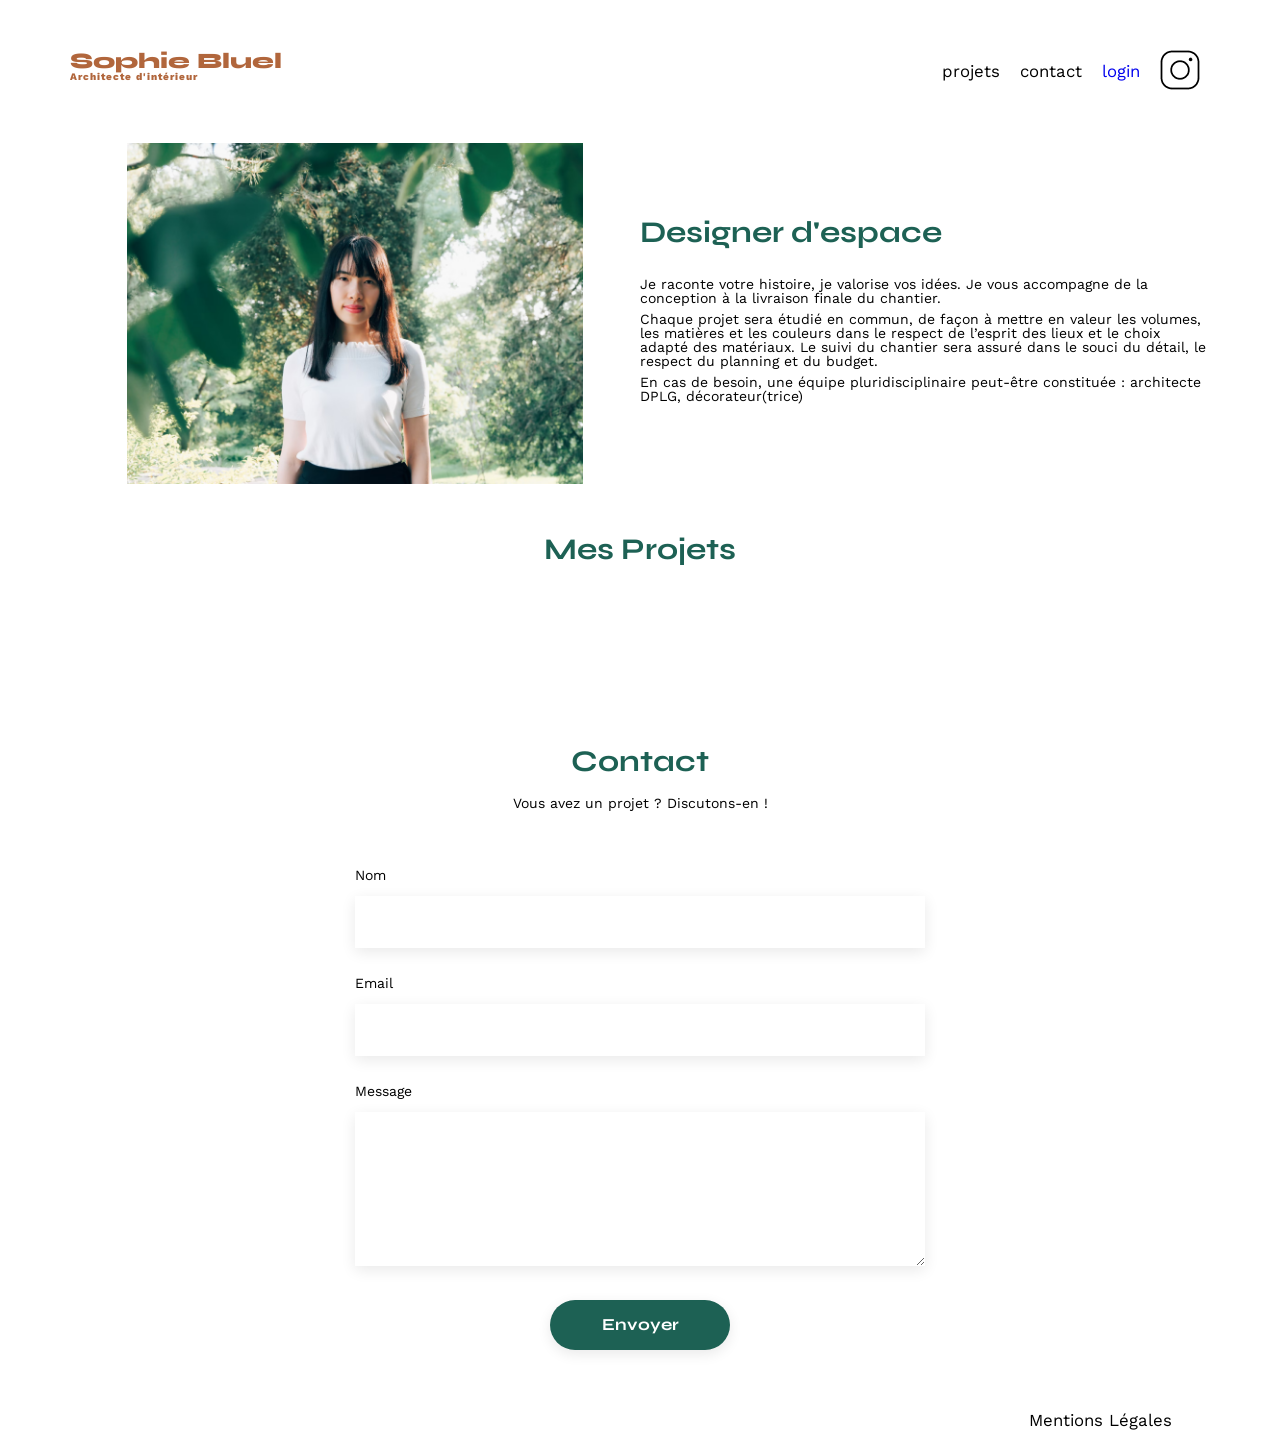
<file: FrontEnd/index.html>
<!DOCTYPE html>
<html lang="fr">

<head>
	<meta charset="UTF-8">
	<title>Sophie Bluel - Architecte d'intérieur</title>
	<meta name="viewport" content="width=device-width, initial-scale=1.0">
	<link rel="preconnect" href="https://fonts.googleapis.com">
	<link rel="preconnect" href="https://fonts.gstatic.com" crossorigin>
	<link href="https://fonts.googleapis.com/css2?family=Syne:wght@700;800&family=Work+Sans&display=swap"
		rel="stylesheet">
	<meta name="description" content="">
	<link rel="stylesheet" href="https://cdnjs.cloudflare.com/ajax/libs/font-awesome/6.2.1/css/all.min.css"
		integrity="sha512-MV7K8+y+gLIBoVD59lQIYicR65iaqukzvf/nwasF0nqhPay5w/9lJmVM2hMDcnK1OnMGCdVK+iQrJ7lzPJQd1w=="
		crossorigin="anonymous" referrerpolicy="no-referrer" />
	<link rel="stylesheet" href="./assets/style.css">
</head>

<body>
	<div class="edition hidden">
		<i class="fa-regular fa-pen-to-square"></i>
		<p>Mode édition</p>
	</div>
	<header>
		<h1>Sophie Bluel <span>Architecte d'intérieur</span></h1>
		<nav>
			<ul>
				<li>projets</li>
				<li>contact</li>
				<li>
					<a id="login" href="/login.html">login</a>
				</li>
				<li><img src="./assets/icons/instagram.png" alt="Instagram"></li>
			</ul>
		</nav>
	</header>
	<main>
		<section id="introduction">
			<figure>
				<img src="./assets/images/sophie-bluel.png" alt="">
			</figure>
			<article>
				<h2>Designer d'espace</h2>
				<p>Je raconte votre histoire, je valorise vos idées. Je vous accompagne de la conception à la livraison
					finale du chantier.</p>
				<p>Chaque projet sera étudié en commun, de façon à mettre en valeur les volumes, les matières et les
					couleurs dans le respect de l’esprit des lieux et le choix adapté des matériaux. Le suivi du
					chantier sera assuré dans le souci du détail, le respect du planning et du budget.</p>
				<p>En cas de besoin, une équipe pluridisciplinaire peut-être constituée : architecte DPLG,
					décorateur(trice)</p>
			</article>
		</section>
		<section id="portfolio">
			<div id="projets">
				<h2>Mes Projets</h2>
				<button class="modifier hidden">
					<i class="fa-regular fa-pen-to-square"></i>
					modifier
				</button>
			</div>
			<div class="filters">

			</div>
			<div class="gallery">
			</div>
		</section>
		<section id="contact">
			<h2>Contact</h2>
			<p>Vous avez un projet ? Discutons-en !</p>
			<form action="#" method="post">
				<label for="name">Nom</label>
				<input type="text" name="name" id="name">
				<label for="email">Email</label>
				<input type="email" name="email" id="email">
				<label for="message">Message</label>
				<textarea name="message" id="message" cols="30" rows="10"></textarea>
				<input type="submit" value="Envoyer">
			</form>
		</section>
	</main>

	<footer>
		<nav>
			<ul>
				<li>Mentions Légales</li>
			</ul>
		</nav>
	</footer>
	<aside class="modal hidden">
		<div class="modal-wrapper">
			<div class="modal-gallery-view">
				<i class="fa-solid fa-xmark modal-close"></i>
				<h3 class="modal-gallery-title">Galerie photo</h3>
				<div class="modal-works-grid"></div>
				<hr class="modal-separator">				
				<button class="add-photo-btn">Ajouter une photo</button>
			</div>
			<div class="modal-form-view hidden">
				<i class="fa-solid fa-arrow-left modal-back-btn"></i>
				<i class="fa-solid fa-xmark modal-close"></i>
				<h3 class="modal-form-title">Ajout photo</h3>
				<form class="add-work-form">
					<div class="upload-placeholder">
						<i class="fa-regular fa-image upload-icon"></i>
						<label for="photo-input" class="upload-btn">+ Ajouter photo</label>
						<input type="file" id="photo-input" accept="image/*" class="hidden">
						<p class="upload-text">jpg, png : 4mo max</p>
					</div>
					<img class="photo-preview hidden" alt="aperçu">
					<label for="work-title">Titre</label>
					<input type="text" id="work-title">
					<label for="work-category">Catégorie</label>
					<select id="work-category"></select>
					<p class="form-error hidden">Erreur lors de l'envoi.</p>
					<button class="submit-btn" type="submit" disabled>Valider</button>
				</form>
			</div>

		</div>
	</aside>
	<script src="./assets/app.js"></script>
</body>

</html>
</file>
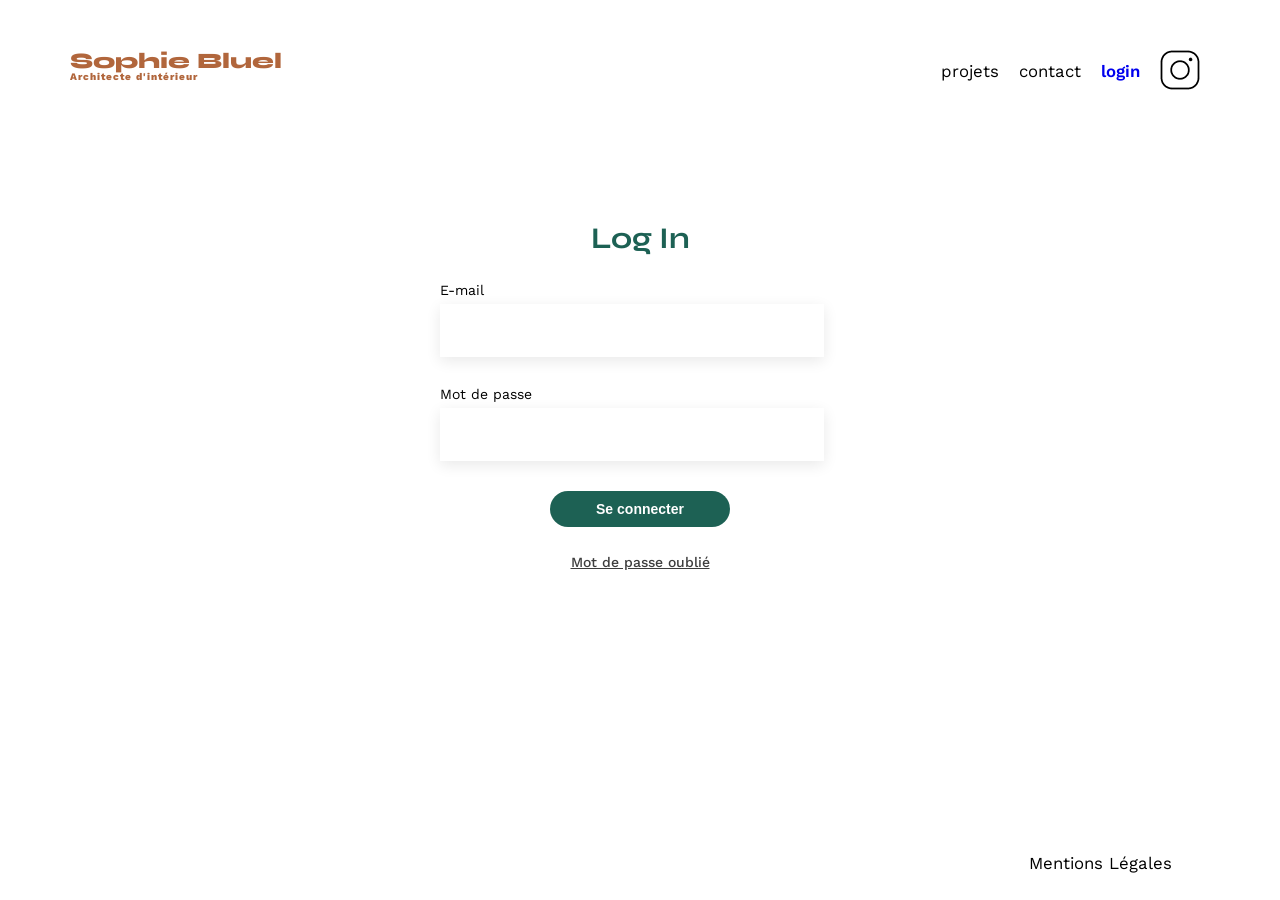
<file: FrontEnd/login.html>
<!DOCTYPE html>
<html lang="fr">

<head>
    <meta charset="UTF-8">
    <meta name="viewport" content="width=device-width, initial-scale=1.0">
    <title>Login</title>
    <link rel="preconnect" href="https://fonts.googleapis.com">
    <link rel="preconnect" href="https://fonts.gstatic.com" crossorigin>
    <link href="https://fonts.googleapis.com/css2?family=Syne:wght@700;800&family=Work+Sans&display=swap"
        rel="stylesheet">
    <meta name="description" content="">
    <link rel="stylesheet" href="./assets/login.css">
</head>

<body>
    <header>
        <h1>Sophie Bluel <span>Architecte d'intérieur</span></h1>
        <nav>
            <ul>
                <li>projets</li>
                <li>contact</li>
                <li>
                    <a href="/login.html" class="active-page">login</a>
                </li>
                <li><img src="./assets/icons/instagram.png" alt="Instagram"></li>
            </ul>
        </nav>
    </header>
    <main>
        <section class="login">
            <h2 class="login-title">Log In</h2>
            <form class="login-form">
                <label for="email" class="login-label">E-mail</label>
                <input type="email" id="email" class="login-field" name="email" required>
                <label for="password" class="login-label">Mot de passe</label>
                <input type="password" id="password" class="login-field" name="password" required>
                <p id="login-error" class="error hidden">Identifiants incorrects. Veuillez réessayer.</p>
                <input type="submit" class="login-button" value="Se connecter">
                <a class="login-pw-forgot" href="#">Mot de passe oublié</a>
            </form>
        </section>        
    </main>
    <footer>
            <nav>
                <ul>
                    <li>Mentions Légales</li>
                </ul>
            </nav>
        </footer>
        <script src="./assets/login.js"></script>
</body>

</html>
</file>
<file: FrontEnd/assets/style.css>
/* http://meyerweb.com/eric/tools/css/reset/
   v2.0 | 20110126
   License: none (public domain)
*/

html,
body,
div,
span,
applet,
object,
iframe,
h1,
h2,
h3,
h4,
h5,
h6,
p,
blockquote,
pre,
a,
abbr,
acronym,
address,
big,
cite,
code,
del,
dfn,
em,
img,
ins,
kbd,
q,
s,
samp,
small,
strike,
strong,
sub,
sup,
tt,
var,
b,
u,
i,
center,
dl,
dt,
dd,
ol,
ul,
li,
fieldset,
form,
label,
legend,
table,
caption,
tbody,
tfoot,
thead,
tr,
th,
td,
article,
aside,
canvas,
details,
embed,
figure,
figcaption,
footer,
header,
hgroup,
menu,
nav,
output,
ruby,
section,
summary,
time,
mark,
audio,
video {
	margin: 0;
	padding: 0;
	border: 0;
	font-size: 100%;
	font: inherit;
	vertical-align: baseline;
}

/* HTML5 display-role reset for older browsers */
article,
aside,
details,
figcaption,
figure,
footer,
header,
hgroup,
menu,
nav,
section {
	display: block;
}

body {
	line-height: 1;
}

ol,
ul {
	list-style: none;
}

blockquote,
q {
	quotes: none;
}

blockquote:before,
blockquote:after,
q:before,
q:after {
	content: '';
	content: none;
}

table {
	border-collapse: collapse;
	border-spacing: 0;
}

/** end reset css**/
body {
	max-width: 1140px;
	margin: auto;
	font-family: 'Work Sans';
	font-size: 14px;
}

header {
	display: flex;
	justify-content: space-between;
	margin: 50px 0
}

section {
	margin: 50px 0
}

h1 {
	display: flex;
	flex-direction: column;
	font-family: 'Syne';
	font-size: 22px;
	font-weight: 800;
	color: #B1663C
}

h1>span {
	font-family: 'Work Sans';
	font-size: 10px;
	letter-spacing: 0.1em;
	;
}

h2 {
	font-family: 'Syne';
	font-weight: 700;
	font-size: 30px;
	color: #1D6154
}

nav ul {
	display: flex;
	align-items: center;
	list-style-type: none;

}

nav li {
	padding: 0 10px;
	font-size: 1.2em;
}

li:hover {
	color: #B1663C;
}

#introduction {
	display: flex;
	align-items: center;
}

#introduction figure {
	flex: 1
}

#introduction img {
	display: block;
	margin: auto;
	width: 80%;
}

#introduction article {
	flex: 1
}

#introduction h2 {
	margin-bottom: 1em;
}

#introduction p {
	margin-bottom: 0.5em;
}

#portfolio h2 {
	text-align: center;
	margin-bottom: 1em;
}

.gallery {
	width: 100%;
	display: grid;
	grid-template-columns: 1fr 1fr 1fr;
	grid-column-gap: 20px;
	grid-row-gap: 20px;
	margin-top: 51px;
}

.gallery img {
	width: 100%;

}

#contact {
	width: 50%;
	margin: auto;
}

#contact>* {
	text-align: center;

}

#contact h2 {
	margin-bottom: 20px;
}

#contact form {
	text-align: left;
	margin-top: 30px;
	display: flex;
	flex-direction: column;
}

#contact input {
	height: 50px;
	font-size: 1.2em;
	border: none;
	box-shadow: 0px 4px 14px rgba(0, 0, 0, 0.09);
}

#contact label {
	margin: 2em 0 1em 0;
}

#contact textarea {
	border: none;
	box-shadow: 0px 4px 14px rgba(0, 0, 0, 0.09);
}

input[type="submit"] {
	font-family: 'Syne';
	font-weight: 700;
	color: white;
	background-color: #1D6154;
	margin: 2em auto;
	width: 180px;
	text-align: center;
	border-radius: 60px;
}

footer nav ul {
	display: flex;
	justify-content: flex-end;
	margin: 2em
}

a {
	text-decoration: none;
}

a:active {
	text-decoration: none;
}

/* Page d'accueil */
.filters {
	display: flex;
	align-items: center;
	justify-content: center;
	gap: 10px;
	margin: 51px 0 51px 0;
}

.filters-button {
	display: flex;
	padding: 9px 30px;
	border: solid 1px #1D6154;
	border-radius: 60px;
	font-size: 16px;
	font-weight: 700;
	color: #1D6154;
	background-color: white;
}

.filters-button:hover {
	background-color: #1D6154;
	color: white;
}

.filters-button:active {
	background-color: #1D6154;
	color: white;
}

/* Après authentification */
.edition {
	display: flex;
	justify-content: center;
	align-items: center;
	background-color: black;
	color: white;
	height: 59px;
}

#projets {
	display: flex;
	justify-content: center;
	align-items: center;
	position: relative;
}

.modifier {
	display: flex;
	background: none;
	border: none;
	position: absolute;
	right: 360px;
	top: 10px;
	font-size: 14px;
	gap: 10px;
	cursor: pointer;
}

/* Fenêtre modale */
.modal {
	display: flex;
	position: fixed;
	inset: 0;
	background: rgba(0, 0, 0, 0.5);
	align-items: center;
	justify-content: center;
	z-index: 100;
}

.modal-wrapper {
	background: white;
	border-radius: 8px;
	padding: 40px;
	width: 30%;
	max-width: 90vw;
	position: relative;
}

.modal-back-btn {
	font-size: 21px;
	cursor: pointer;
}

.modal-close {
	position: absolute;
	top: 16px;
	right: 16px;
	background: none;
	border: none;
	font-size: 20px;
	cursor: pointer;
	font-size: 24px;
}

.modal-gallery-view {
	display: flex;
	flex-direction: column;
	text-align: center;
	align-items: center;
}

.modal-gallery-title {
	font-size: 26px;
}

.modal-works-grid {
	display: grid;
	grid-template-columns: repeat(5, 1fr);
	gap: 12px;
	margin: 20px 0;
}

.modal-works-grid figure {
	position: relative;
	margin: 0;
}

.modal-works-grid img {
	width: 100%;
	object-fit: cover;
}

.modal-button-suppr {
	position: absolute;
	top: 6px;
	right: 5px;
	font-size: 14px;
	color: white;
	background-color: black;
	padding: 3px 4px;
	border: none;
	border-radius: 2px;
	cursor: pointer;
}

.modal-separator {
	width: 100%;
	border: solid 1px #b3b3b3;
	margin: 40px 0;
}

.add-photo-btn {
	text-align: center;
	justify-content: center;
	border: none;
	border-radius: 60px;
	height: 36px;
	width: 237px;
	font-family: 'Syne';
	font-size: 14px;
	font-weight: 700;
	background: #1D6154;
	color: white;
	cursor: pointer;
}

.upload-placeholder {
	display: flex;
	flex-direction: column;
	align-items: center;
	justify-content: center;
	background: #e8f1f6;
	height: 170px;
	border-radius: 4px;
	cursor: pointer;
}

.upload-icon {
	font-size: 60px;
	color: #b9c5cc;
}

.upload-btn {
	display: inline-block;
	padding: 10px 20px;
	border-radius: 30px;
	background: #cbd6dc;
	color: #306685;
	font-size: 14px;
	font-weight: 600;
	cursor: pointer;
}

.upload-text {
	font-size: 10px;
	color: #444;
	margin-top: 5px
}

.modal-form-title {
	display: flex;
	justify-content: center;
	align-items: center;
	font-size: 26px;
	margin-bottom: 36px;
}

.photo-preview {
	width: 100%;
	max-height: 170px;
	object-fit: contain;
}

.add-work-form label {
	display: block;
	margin-top: 16px;
}

.add-work-form input,
.add-work-form select {
	width: 100%;
	height: 51px;
	padding: 8px;
	margin-top: 4px;
	border: none;
	box-sizing: border-box;
	box-shadow: 0px 4px 14px rgba(0, 0, 0, 0.09);
}

.submit-btn {
	display: block;
	margin: 24px auto 0;
	padding: 10px 40px;
	background: #1d6154;
	color: white;
	border: none;
	border-radius: 4px;
	cursor: pointer;
	border-radius: 60px;
	font-family: 'syne';
}

.submit-btn:disabled {
	background: #ccc;
	cursor: not-allowed;
}

.hidden {
	display: none;
}
</file>
<file: FrontEnd/assets/login.css>
html, body, div, span, applet, object, iframe,
h1, h2, h3, h4, h5, h6, p, blockquote, pre,
a, abbr, acronym, address, big, cite, code,
del, dfn, em, img, ins, kbd, q, s, samp,
small, strike, strong, sub, sup, tt, var,
b, u, i, center,
dl, dt, dd, ol, ul, li,
fieldset, form, label, legend,
table, caption, tbody, tfoot, thead, tr, th, td,
article, aside, canvas, details, embed,
figure, figcaption, footer, header, hgroup,
menu, nav, output, ruby, section, summary,
time, mark, audio, video {
	margin: 0;
	padding: 0;
	border: 0;
	font-size: 100%;
	font: inherit;
	vertical-align: baseline;
}
/* HTML5 display-role reset for older browsers */
article, aside, details, figcaption, figure,
footer, header, hgroup, menu, nav, section {
	display: block;
}
body {
	line-height: 1;	
	display: flex;
	flex-direction: column;
	min-height: 100vh;
}
ol, ul {
	list-style: none;
}
blockquote, q {
	quotes: none;
}
blockquote:before, blockquote:after,
q:before, q:after {
	content: '';
	content: none;
}
table {
	border-collapse: collapse;
	border-spacing: 0;
}
/** end reset css**/
body {
	max-width: 1140px;
	margin:auto;
	font-family: 'Work Sans' ;
	font-size: 14px;
}
header {
	display: flex;
	justify-content: space-between;
	margin: 50px 0
}
section {
	margin: 50px 0
}

h1{
	display: flex;
	flex-direction: column;
	font-family: 'Syne';
	font-size: 22px;
	font-weight: 800;
	color: #B1663C
}

h1 > span {
	font-family: 'Work Sans';
	font-size:10px;
	letter-spacing: 0.1em;
;
}

h2{
	font-family: 'Syne';
	font-weight: 700;
	font-size: 30px;
	color: #1D6154
}
nav ul {
	display: flex;
	align-items: center;
	list-style-type: none;

}
nav li {
	padding: 0 10px;
	font-size: 1.2em;
}

li:hover {
	color: #B1663C;
}

footer {
	margin-top: auto;
}

footer nav ul {
	display: flex;
	justify-content: flex-end;	
	margin: 2em
}

.active-page {
    font-weight: 600;
	text-decoration: none;
}

.login {
    display: flex;
    flex-direction: column;
    margin: 80px auto;
    max-width: 400px;
    gap: 30px;
}

.login-title {
    text-align: center;
}

.login-form {
    display: flex;
    flex-direction: column;     
}

.login-label {
    margin-bottom: 0.5em;    
}

.login-field {
    width: 380px;
    height: 51px;
    margin-bottom: 30px; 
    border: none;
    box-shadow: 0px 4px 14px rgba(0, 0, 0, 0.09); 
}

.login-button {
	display: flex;
	margin: 0 auto;
	border-radius: 60px;
	border: none;
	background-color: #1D6154;
	color: white;
	font-size: 14px;
	font-weight: 700;
	padding: 10px;
	width: 180px;
	cursor: pointer;
}

.login-pw-forgot {
	color: #3d3d3d;
	text-decoration: underline;
	margin-top: 28px;
	text-align: center;
	font-weight: 500;
}

.error {
	color: #e74c3c;
	text-align: center;
	margin: 10px 0 10px 0;
	font-size: 13px;
}

.hidden {
	display: none;
}
</file>
